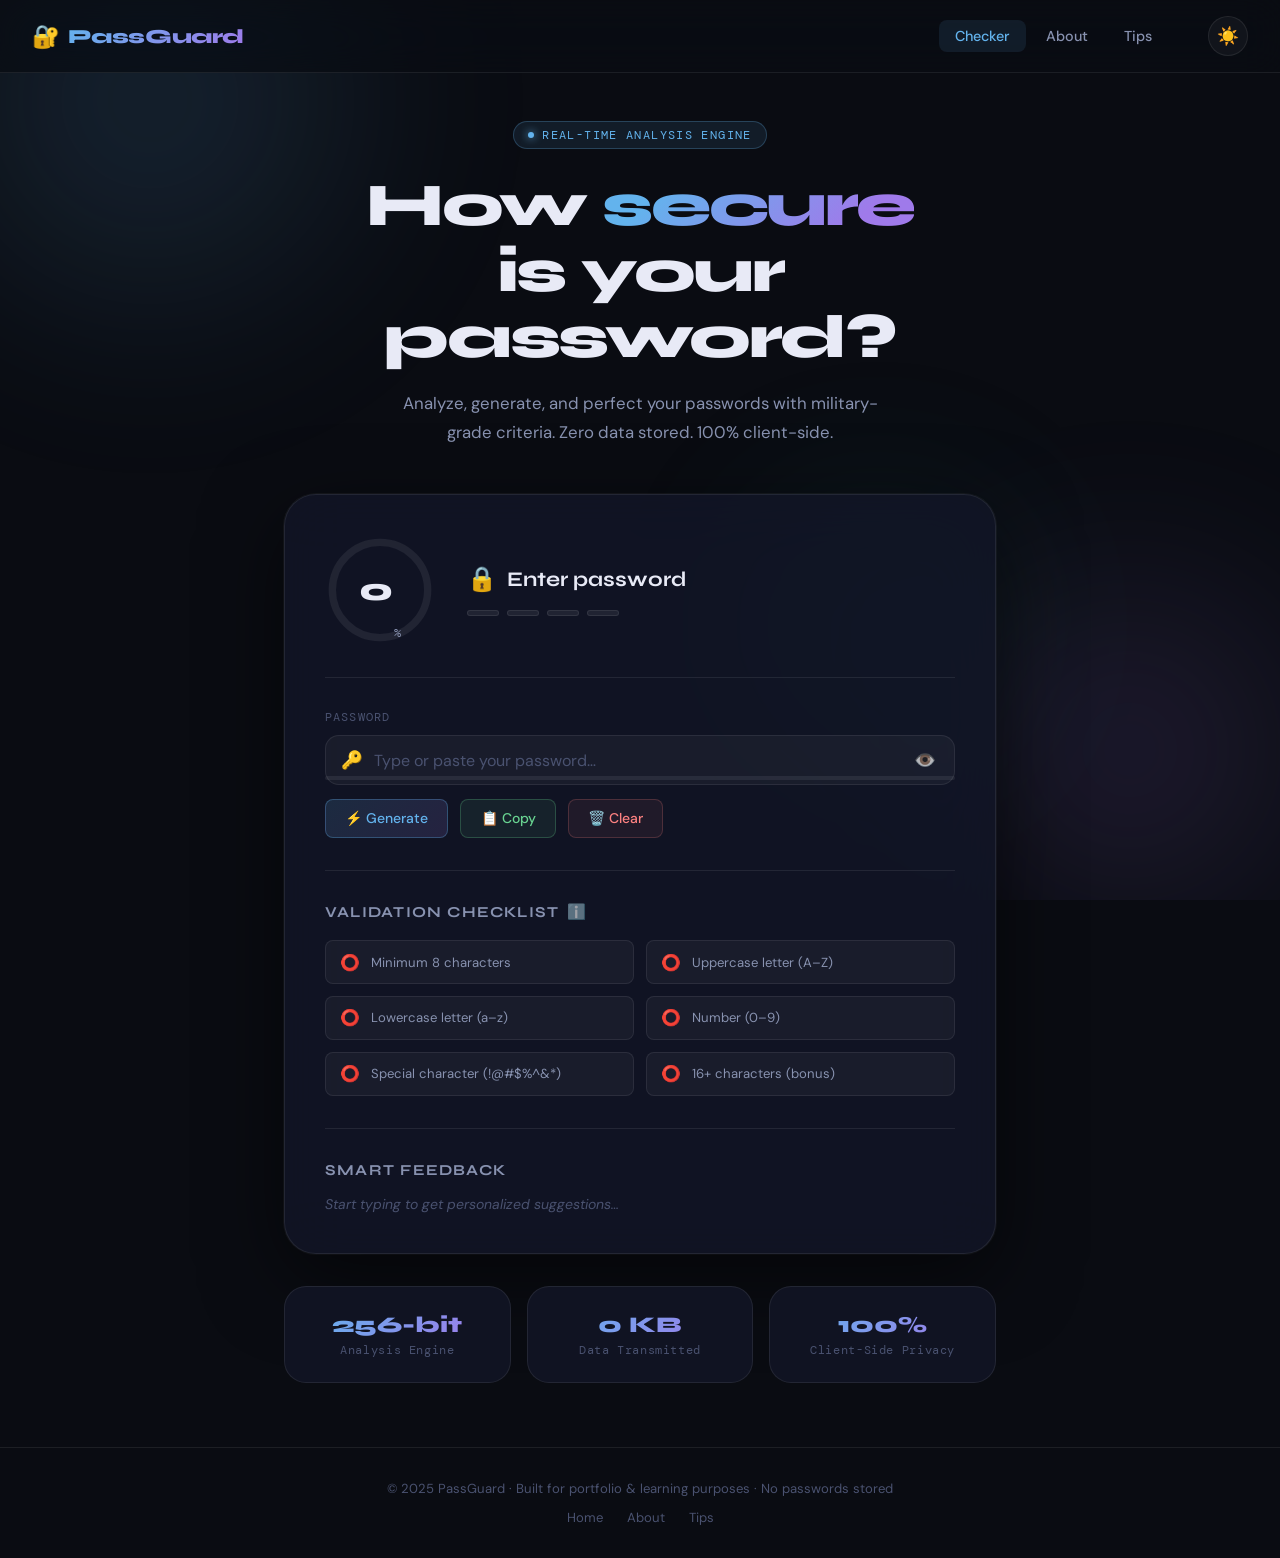
<file: PassGuard – Password Strength Analyzer/frontend/index.html>
<!DOCTYPE html>
<html lang="en" data-theme="dark">
<head>
  <meta charset="UTF-8" />
  <meta name="viewport" content="width=device-width, initial-scale=1.0"/>
  <title>PassGuard – Password Strength Analyzer</title>
  <link rel="stylesheet" href="css/style.css" />
  <link rel="preconnect" href="https://fonts.googleapis.com" />
  <link rel="preconnect" href="https://fonts.gstatic.com" crossorigin />
  <link href="https://fonts.googleapis.com/css2?family=Syne:wght@400;600;700;800&family=DM+Mono:wght@400;500&family=DM+Sans:wght@300;400;500&display=swap" rel="stylesheet"/>
</head>
<body>

  <!-- ─── BACKGROUND MESH ─── -->
  <div class="bg-mesh">
    <div class="mesh-orb orb-1"></div>
    <div class="mesh-orb orb-2"></div>
    <div class="mesh-orb orb-3"></div>
  </div>

  <!-- ─── NAVBAR ─── -->
  <nav class="navbar">
    <a href="index.html" class="nav-logo">
      <span class="logo-icon">🔐</span>
      <span class="logo-text">PassGuard</span>
    </a>
    <div class="nav-links">
      <a href="index.html" class="nav-link active">Checker</a>
      <a href="pages/about.html" class="nav-link">About</a>
      <a href="pages/tips.html" class="nav-link">Tips</a>
    </div>
    <button class="theme-toggle" id="themeToggle" title="Toggle theme">
      <span class="theme-icon">☀️</span>
    </button>
  </nav>

  <!-- ─── HERO ─── -->
  <main class="main-container">
    <section class="hero">
      <div class="hero-badge">
        <span class="badge-dot"></span>
        Real-time Analysis Engine
      </div>
      <h1 class="hero-title">
        How <span class="title-accent">secure</span><br/>
        is your password?
      </h1>
      <p class="hero-subtitle">
        Analyze, generate, and perfect your passwords with military-grade criteria.
        Zero data stored. 100% client-side.
      </p>
    </section>

    <!-- ─── CHECKER CARD ─── -->
    <div class="checker-card">

      <!-- Score Ring -->
      <div class="score-section">
        <div class="score-ring-wrap">
          <svg class="score-ring" viewBox="0 0 120 120">
            <circle class="ring-bg" cx="60" cy="60" r="52"/>
            <circle class="ring-fill" id="ringFill" cx="60" cy="60" r="52"
              stroke-dasharray="326.73"
              stroke-dashoffset="326.73"/>
          </svg>
          <div class="score-center">
            <span class="score-number" id="scoreNumber">0</span>
            <span class="score-label">%</span>
          </div>
        </div>
        <div class="score-meta">
          <div class="strength-badge" id="strengthBadge">
            <span class="badge-emoji" id="badgeEmoji">🔒</span>
            <span class="badge-text" id="badgeText">Enter password</span>
          </div>
          <div class="strength-levels">
            <div class="level-dot" data-level="1" title="Weak"></div>
            <div class="level-dot" data-level="2" title="Medium"></div>
            <div class="level-dot" data-level="3" title="Strong"></div>
            <div class="level-dot" data-level="4" title="Excellent"></div>
          </div>
        </div>
      </div>

      <!-- Input Area -->
      <div class="input-section">
        <div class="input-group">
          <label class="input-label">Password</label>
          <div class="input-wrapper">
            <span class="input-icon">🔑</span>
            <input
              type="password"
              id="passwordInput"
              class="password-input"
              placeholder="Type or paste your password…"
              autocomplete="new-password"
              spellcheck="false"
            />
            <button class="toggle-btn" id="toggleBtn" title="Show/hide password">
              <span id="eyeIcon">👁️</span>
            </button>
          </div>
          <!-- Strength Bar -->
          <div class="strength-bar-track">
            <div class="strength-bar-fill" id="strengthBar"></div>
          </div>
        </div>

        <!-- Action Buttons -->
        <div class="action-row">
          <button class="btn btn-generate" id="generateBtn" title="Generate a secure password">
            ⚡ Generate
          </button>
          <button class="btn btn-copy" id="copyBtn" title="Copy password to clipboard">
            📋 Copy
          </button>
          <button class="btn btn-clear" id="clearBtn" title="Clear field">
            🗑️ Clear
          </button>
        </div>
      </div>

      <!-- Rules Checklist -->
      <div class="rules-section">
        <h3 class="rules-title">
          Validation Checklist
          <span class="tooltip-wrap" title="All rules must pass for an excellent password">ℹ️</span>
        </h3>
        <div class="rules-grid">
          <div class="rule-item" id="rule-length">
            <span class="rule-icon">⭕</span>
            <span class="rule-text">Minimum 8 characters</span>
          </div>
          <div class="rule-item" id="rule-upper">
            <span class="rule-icon">⭕</span>
            <span class="rule-text">Uppercase letter (A–Z)</span>
          </div>
          <div class="rule-item" id="rule-lower">
            <span class="rule-icon">⭕</span>
            <span class="rule-text">Lowercase letter (a–z)</span>
          </div>
          <div class="rule-item" id="rule-number">
            <span class="rule-icon">⭕</span>
            <span class="rule-text">Number (0–9)</span>
          </div>
          <div class="rule-item" id="rule-special">
            <span class="rule-icon">⭕</span>
            <span class="rule-text">Special character (!@#$%^&amp;*)</span>
          </div>
          <div class="rule-item" id="rule-length16">
            <span class="rule-icon">⭕</span>
            <span class="rule-text">16+ characters (bonus)</span>
          </div>
        </div>
      </div>

      <!-- Feedback Panel -->
      <div class="feedback-section" id="feedbackSection">
        <h3 class="feedback-title">Smart Feedback</h3>
        <div class="feedback-list" id="feedbackList">
          <p class="feedback-placeholder">Start typing to get personalized suggestions…</p>
        </div>
      </div>

    </div><!-- /checker-card -->

    <!-- ─── STATS ROW ─── -->
    <div class="stats-row">
      <div class="stat-card">
        <div class="stat-value">256-bit</div>
        <div class="stat-desc">Analysis Engine</div>
      </div>
      <div class="stat-card">
        <div class="stat-value">0 KB</div>
        <div class="stat-desc">Data Transmitted</div>
      </div>
      <div class="stat-card">
        <div class="stat-value">100%</div>
        <div class="stat-desc">Client-Side Privacy</div>
      </div>
    </div>

  </main>

  <!-- ─── FOOTER ─── -->
  <footer class="footer">
    <p>© 2025 PassGuard · Built for portfolio & learning purposes · No passwords stored</p>
    <div class="footer-links">
      <a href="index.html">Home</a>
      <a href="pages/about.html">About</a>
      <a href="pages/tips.html">Tips</a>
    </div>
  </footer>

  <!-- Toast Notification -->
  <div class="toast" id="toast"></div>

  <script src="js/checker.js"></script>
</body>
</html>
</file>
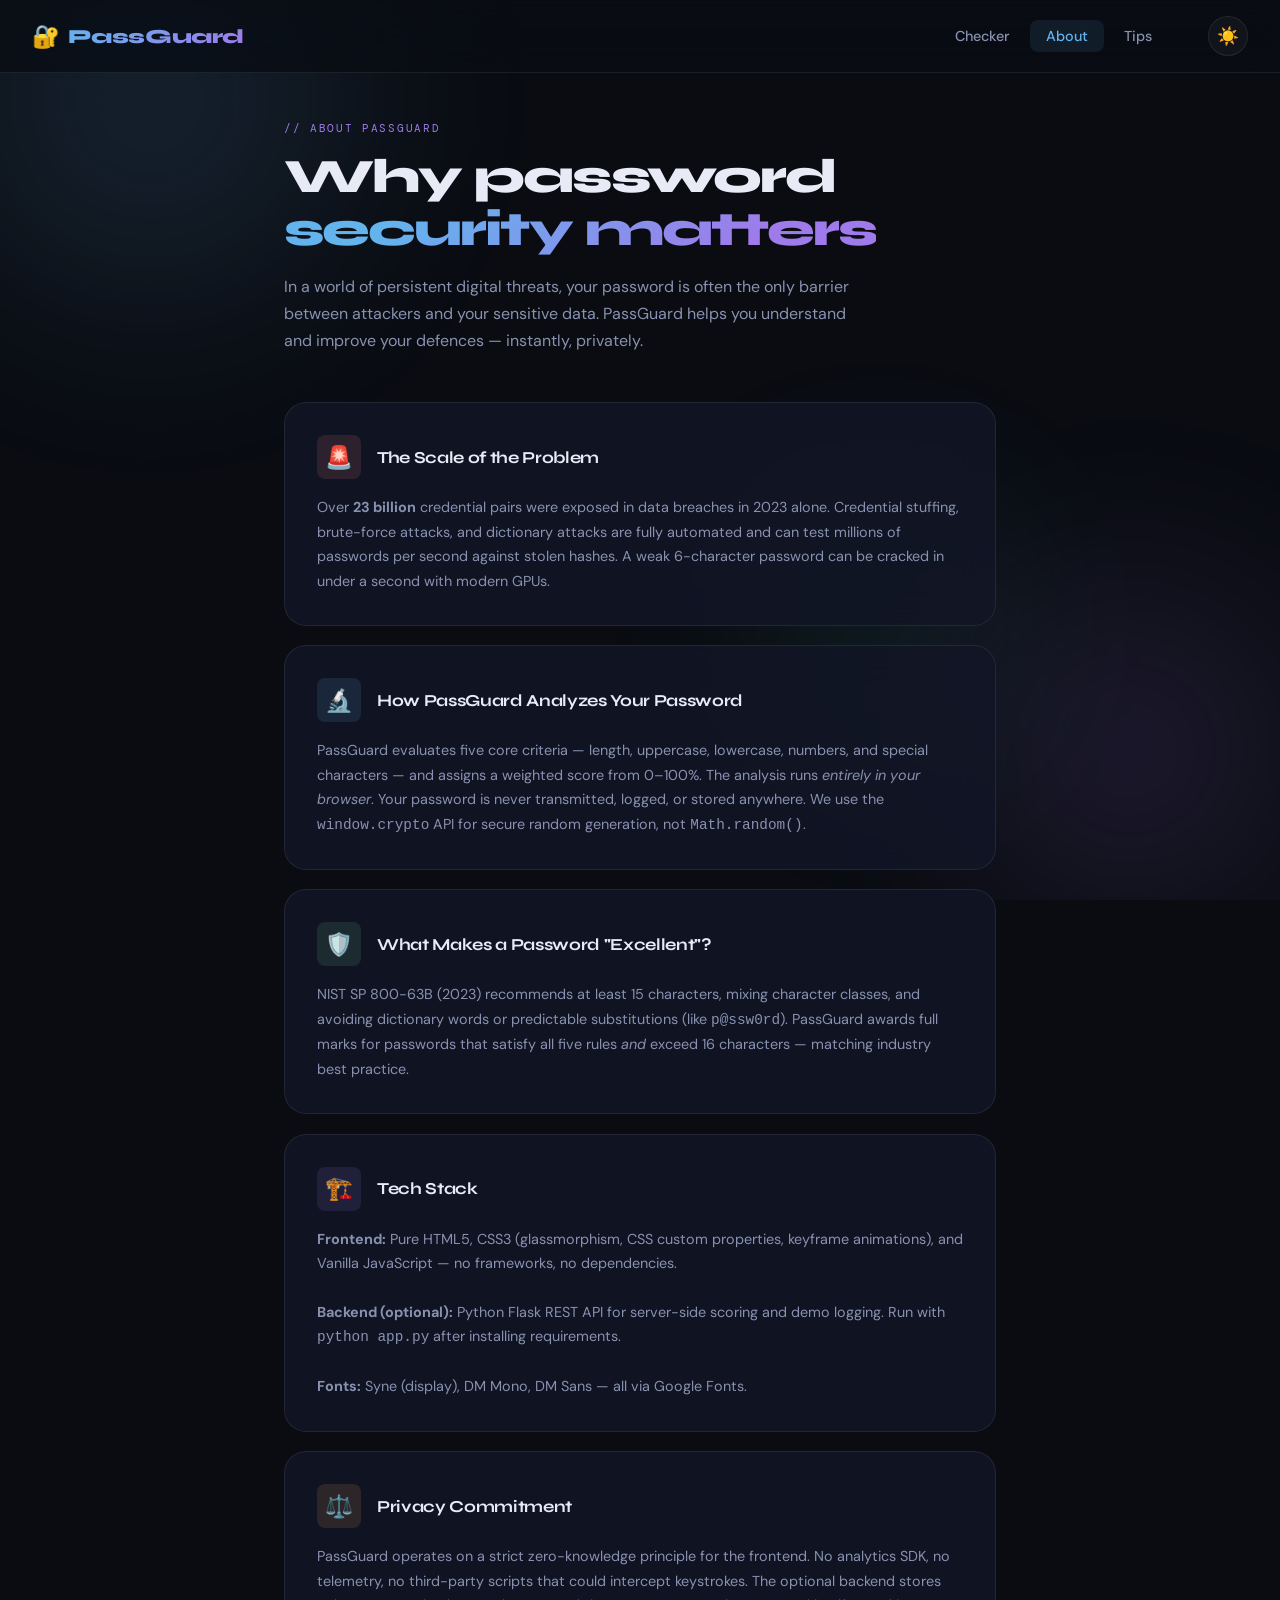
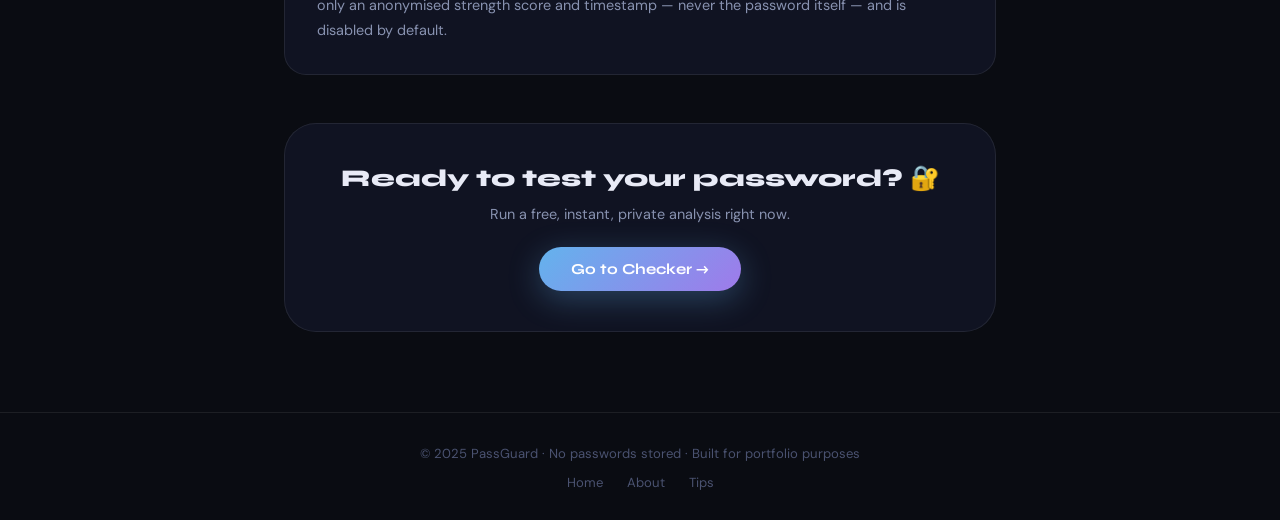
<file: PassGuard – Password Strength Analyzer/frontend/pages/about.html>
<!DOCTYPE html>
<html lang="en" data-theme="dark">
<head>
  <meta charset="UTF-8"/>
  <meta name="viewport" content="width=device-width, initial-scale=1.0"/>
  <title>About – PassGuard</title>
  <link rel="stylesheet" href="../css/style.css"/>
  <link rel="preconnect" href="https://fonts.googleapis.com"/>
  <link rel="preconnect" href="https://fonts.gstatic.com" crossorigin/>
  <link href="https://fonts.googleapis.com/css2?family=Syne:wght@400;600;700;800&family=DM+Mono:wght@400;500&family=DM+Sans:wght@300;400;500&display=swap" rel="stylesheet"/>
</head>
<body>

  <div class="bg-mesh">
    <div class="mesh-orb orb-1"></div>
    <div class="mesh-orb orb-2"></div>
    <div class="mesh-orb orb-3"></div>
  </div>

  <!-- NAVBAR -->
  <nav class="navbar">
    <a href="../index.html" class="nav-logo">
      <span class="logo-icon">🔐</span>
      <span class="logo-text">PassGuard</span>
    </a>
    <div class="nav-links">
      <a href="../index.html" class="nav-link">Checker</a>
      <a href="about.html" class="nav-link active">About</a>
      <a href="tips.html" class="nav-link">Tips</a>
    </div>
    <button class="theme-toggle" id="themeToggle" title="Toggle theme">
      <span class="theme-icon">☀️</span>
    </button>
  </nav>

  <main class="page-container">

    <!-- HERO -->
    <div class="page-hero">
      <span class="page-tag">// About PassGuard</span>
      <h1 class="page-title">Why password<br/><span class="title-accent">security matters</span></h1>
      <p class="page-desc">
        In a world of persistent digital threats, your password is often the only
        barrier between attackers and your sensitive data. PassGuard helps you
        understand and improve your defences — instantly, privately.
      </p>
    </div>

    <!-- CONTENT CARDS -->
    <div class="content-grid">

      <div class="content-card" style="animation-delay:0.1s">
        <div class="content-card-header">
          <div class="card-icon icon-rose">🚨</div>
          <h3>The Scale of the Problem</h3>
        </div>
        <p>
          Over <strong>23 billion</strong> credential pairs were exposed in data breaches in 2023 alone.
          Credential stuffing, brute-force attacks, and dictionary attacks are fully automated and
          can test millions of passwords per second against stolen hashes.
          A weak 6-character password can be cracked in under a second with modern GPUs.
        </p>
      </div>

      <div class="content-card" style="animation-delay:0.2s">
        <div class="content-card-header">
          <div class="card-icon icon-blue">🔬</div>
          <h3>How PassGuard Analyzes Your Password</h3>
        </div>
        <p>
          PassGuard evaluates five core criteria — length, uppercase, lowercase, numbers,
          and special characters — and assigns a weighted score from 0–100%. The analysis
          runs <em>entirely in your browser</em>. Your password is never transmitted, logged,
          or stored anywhere. We use the <code>window.crypto</code> API for secure random
          generation, not <code>Math.random()</code>.
        </p>
      </div>

      <div class="content-card" style="animation-delay:0.3s">
        <div class="content-card-header">
          <div class="card-icon icon-green">🛡️</div>
          <h3>What Makes a Password "Excellent"?</h3>
        </div>
        <p>
          NIST SP 800-63B (2023) recommends at least 15 characters, mixing character
          classes, and avoiding dictionary words or predictable substitutions (like
          <code>p@ssw0rd</code>). PassGuard awards full marks for passwords that satisfy
          all five rules <em>and</em> exceed 16 characters — matching industry best practice.
        </p>
      </div>

      <div class="content-card" style="animation-delay:0.4s">
        <div class="content-card-header">
          <div class="card-icon icon-violet">🏗️</div>
          <h3>Tech Stack</h3>
        </div>
        <p>
          <strong>Frontend:</strong> Pure HTML5, CSS3 (glassmorphism, CSS custom properties,
          keyframe animations), and Vanilla JavaScript — no frameworks, no dependencies.<br/><br/>
          <strong>Backend (optional):</strong> Python Flask REST API for server-side scoring
          and demo logging. Run with <code>python app.py</code> after installing requirements.<br/><br/>
          <strong>Fonts:</strong> Syne (display), DM Mono, DM Sans — all via Google Fonts.
        </p>
      </div>

      <div class="content-card" style="animation-delay:0.5s">
        <div class="content-card-header">
          <div class="card-icon icon-amber">⚖️</div>
          <h3>Privacy Commitment</h3>
        </div>
        <p>
          PassGuard operates on a strict zero-knowledge principle for the frontend.
          No analytics SDK, no telemetry, no third-party scripts that could intercept
          keystrokes. The optional backend stores only an anonymised strength score and
          timestamp — never the password itself — and is disabled by default.
        </p>
      </div>

    </div>

    <!-- CTA -->
    <div class="cta-section">
      <div class="cta-title">Ready to test your password? 🔐</div>
      <p class="cta-desc">Run a free, instant, private analysis right now.</p>
      <a href="../index.html" class="btn-cta">Go to Checker →</a>
    </div>

  </main>

  <footer class="footer">
    <p>© 2025 PassGuard · No passwords stored · Built for portfolio purposes</p>
    <div class="footer-links">
      <a href="../index.html">Home</a>
      <a href="about.html">About</a>
      <a href="tips.html">Tips</a>
    </div>
  </footer>

  <script>
    // Minimal theme script for sub-pages
    const saved = localStorage.getItem('passguard-theme') || 'dark';
    document.documentElement.setAttribute('data-theme', saved);
    const ti = document.querySelector('.theme-icon');
    ti.textContent = saved === 'dark' ? '☀️' : '🌙';
    document.getElementById('themeToggle').addEventListener('click', () => {
      const cur = document.documentElement.getAttribute('data-theme');
      const nxt = cur === 'dark' ? 'light' : 'dark';
      document.documentElement.setAttribute('data-theme', nxt);
      ti.textContent = nxt === 'dark' ? '☀️' : '🌙';
      localStorage.setItem('passguard-theme', nxt);
    });
  </script>
</body>
</html>
</file>
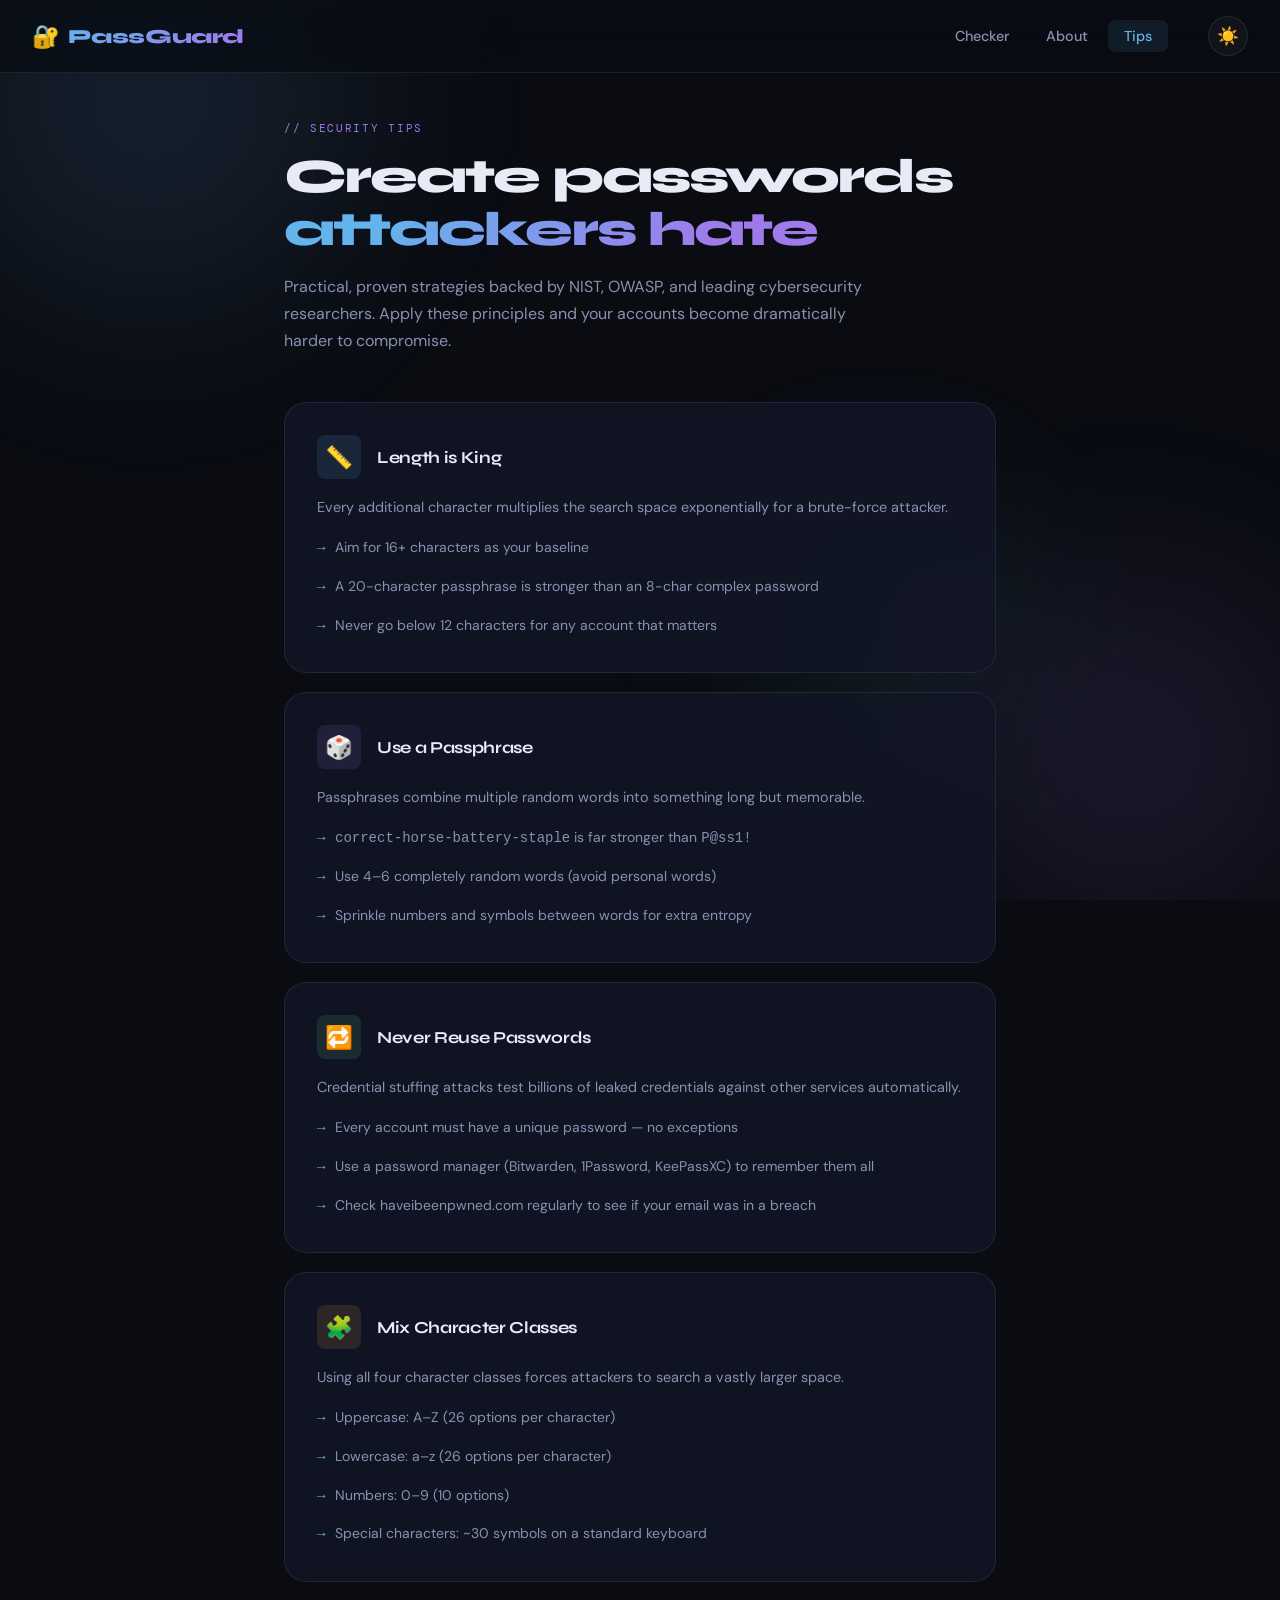
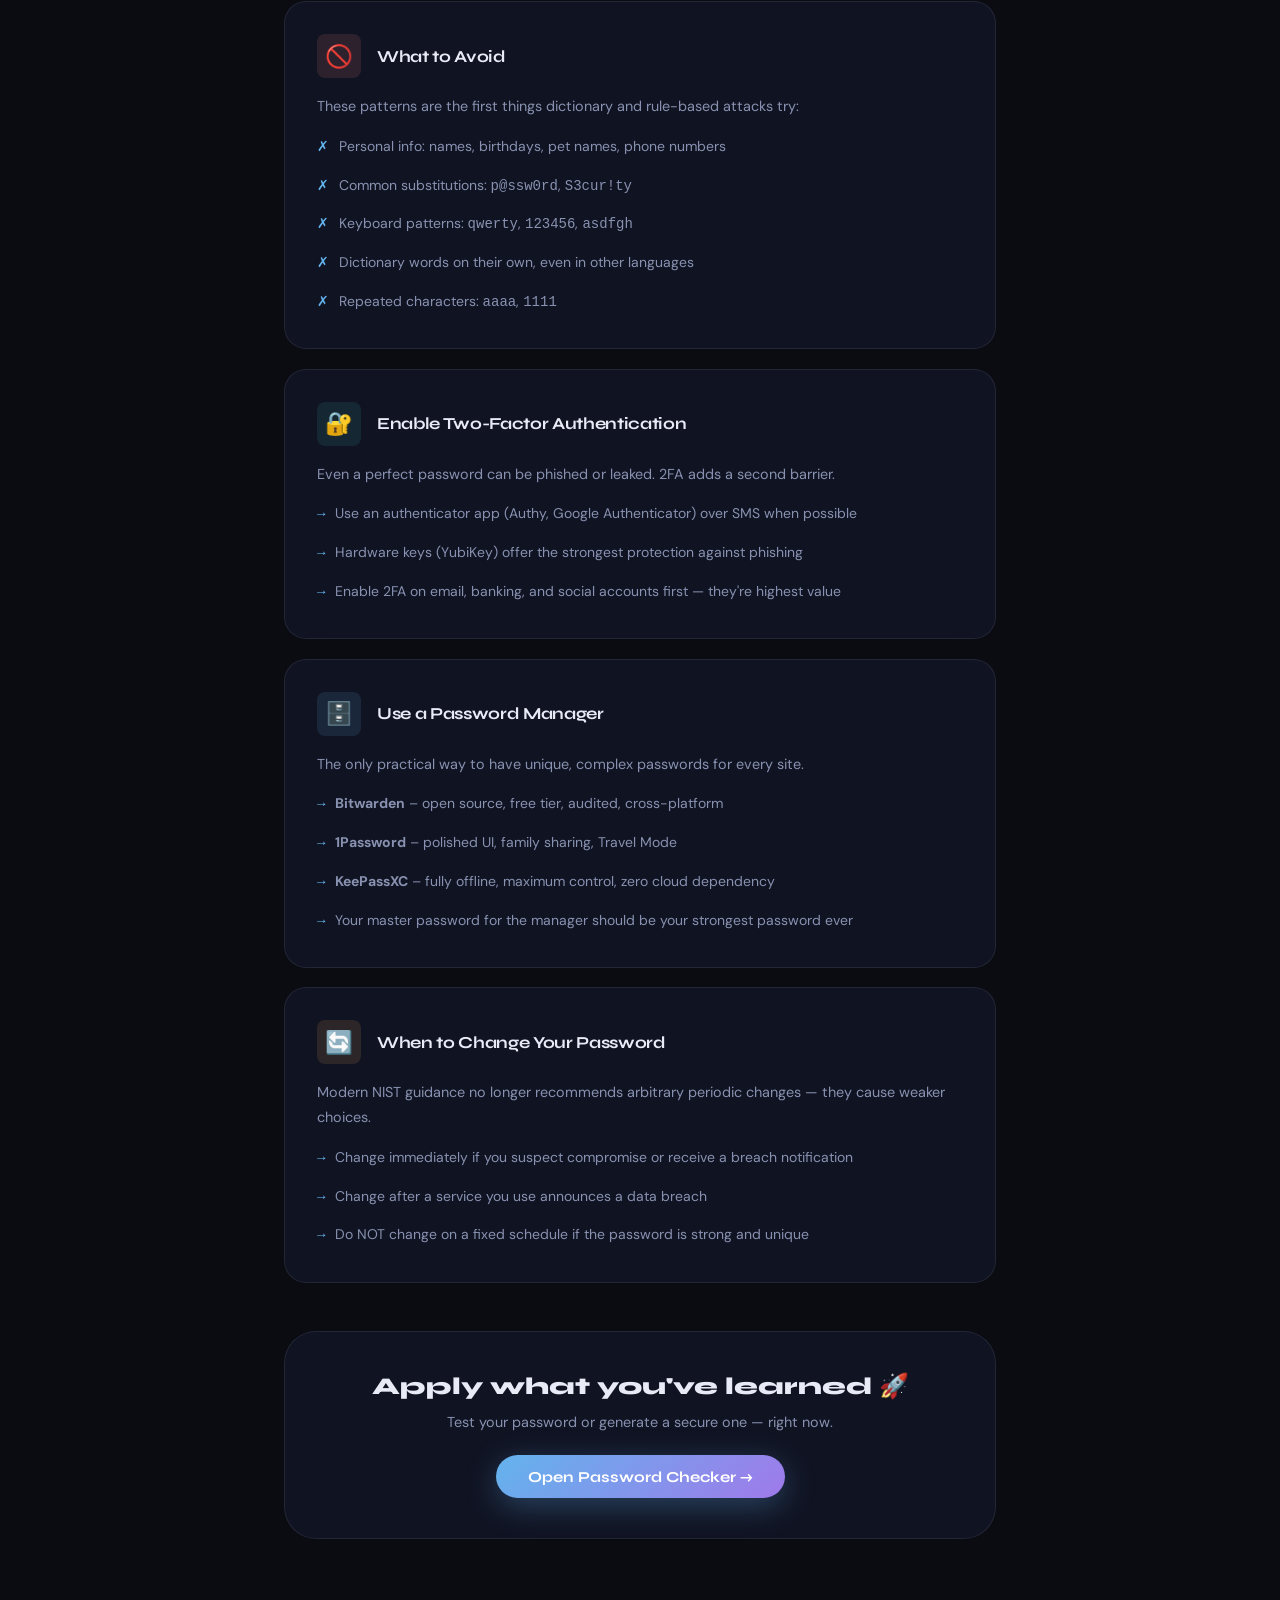
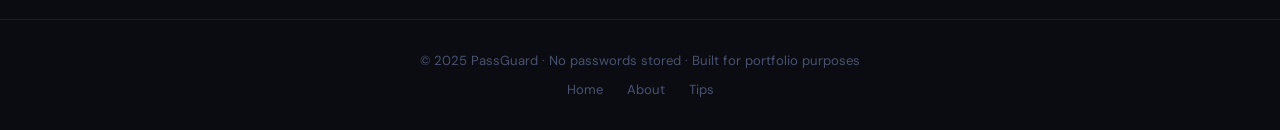
<file: PassGuard – Password Strength Analyzer/frontend/pages/tips.html>
<!DOCTYPE html>
<html lang="en" data-theme="dark">
<head>
  <meta charset="UTF-8"/>
  <meta name="viewport" content="width=device-width, initial-scale=1.0"/>
  <title>Tips – PassGuard</title>
  <link rel="stylesheet" href="../css/style.css"/>
  <link rel="preconnect" href="https://fonts.googleapis.com"/>
  <link rel="preconnect" href="https://fonts.gstatic.com" crossorigin/>
  <link href="https://fonts.googleapis.com/css2?family=Syne:wght@400;600;700;800&family=DM+Mono:wght@400;500&family=DM+Sans:wght@300;400;500&display=swap" rel="stylesheet"/>
</head>
<body>

  <div class="bg-mesh">
    <div class="mesh-orb orb-1"></div>
    <div class="mesh-orb orb-2"></div>
    <div class="mesh-orb orb-3"></div>
  </div>

  <nav class="navbar">
    <a href="../index.html" class="nav-logo">
      <span class="logo-icon">🔐</span>
      <span class="logo-text">PassGuard</span>
    </a>
    <div class="nav-links">
      <a href="../index.html" class="nav-link">Checker</a>
      <a href="about.html" class="nav-link">About</a>
      <a href="tips.html" class="nav-link active">Tips</a>
    </div>
    <button class="theme-toggle" id="themeToggle" title="Toggle theme">
      <span class="theme-icon">☀️</span>
    </button>
  </nav>

  <main class="page-container">

    <div class="page-hero">
      <span class="page-tag">// Security Tips</span>
      <h1 class="page-title">Create passwords<br/><span class="title-accent">attackers hate</span></h1>
      <p class="page-desc">
        Practical, proven strategies backed by NIST, OWASP, and leading cybersecurity
        researchers. Apply these principles and your accounts become dramatically
        harder to compromise.
      </p>
    </div>

    <div class="content-grid">

      <div class="content-card" style="animation-delay:0.05s">
        <div class="content-card-header">
          <div class="card-icon icon-blue">📏</div>
          <h3>Length is King</h3>
        </div>
        <p>Every additional character multiplies the search space exponentially for a brute-force attacker.</p>
        <div class="tip-list">
          <div class="tip-item"><span class="tip-bullet">→</span><span>Aim for 16+ characters as your baseline</span></div>
          <div class="tip-item"><span class="tip-bullet">→</span><span>A 20-character passphrase is stronger than an 8-char complex password</span></div>
          <div class="tip-item"><span class="tip-bullet">→</span><span>Never go below 12 characters for any account that matters</span></div>
        </div>
      </div>

      <div class="content-card" style="animation-delay:0.1s">
        <div class="content-card-header">
          <div class="card-icon icon-violet">🎲</div>
          <h3>Use a Passphrase</h3>
        </div>
        <p>Passphrases combine multiple random words into something long but memorable.</p>
        <div class="tip-list">
          <div class="tip-item"><span class="tip-bullet">→</span><span><code>correct-horse-battery-staple</code> is far stronger than <code>P@ss1!</code></span></div>
          <div class="tip-item"><span class="tip-bullet">→</span><span>Use 4–6 completely random words (avoid personal words)</span></div>
          <div class="tip-item"><span class="tip-bullet">→</span><span>Sprinkle numbers and symbols between words for extra entropy</span></div>
        </div>
      </div>

      <div class="content-card" style="animation-delay:0.15s">
        <div class="content-card-header">
          <div class="card-icon icon-green">🔁</div>
          <h3>Never Reuse Passwords</h3>
        </div>
        <p>Credential stuffing attacks test billions of leaked credentials against other services automatically.</p>
        <div class="tip-list">
          <div class="tip-item"><span class="tip-bullet">→</span><span>Every account must have a unique password — no exceptions</span></div>
          <div class="tip-item"><span class="tip-bullet">→</span><span>Use a password manager (Bitwarden, 1Password, KeePassXC) to remember them all</span></div>
          <div class="tip-item"><span class="tip-bullet">→</span><span>Check haveibeenpwned.com regularly to see if your email was in a breach</span></div>
        </div>
      </div>

      <div class="content-card" style="animation-delay:0.2s">
        <div class="content-card-header">
          <div class="card-icon icon-amber">🧩</div>
          <h3>Mix Character Classes</h3>
        </div>
        <p>Using all four character classes forces attackers to search a vastly larger space.</p>
        <div class="tip-list">
          <div class="tip-item"><span class="tip-bullet">→</span><span>Uppercase: A–Z (26 options per character)</span></div>
          <div class="tip-item"><span class="tip-bullet">→</span><span>Lowercase: a–z (26 options per character)</span></div>
          <div class="tip-item"><span class="tip-bullet">→</span><span>Numbers: 0–9 (10 options)</span></div>
          <div class="tip-item"><span class="tip-bullet">→</span><span>Special characters: ~30 symbols on a standard keyboard</span></div>
        </div>
      </div>

      <div class="content-card" style="animation-delay:0.25s">
        <div class="content-card-header">
          <div class="card-icon icon-rose">🚫</div>
          <h3>What to Avoid</h3>
        </div>
        <p>These patterns are the first things dictionary and rule-based attacks try:</p>
        <div class="tip-list">
          <div class="tip-item"><span class="tip-bullet">✗</span><span>Personal info: names, birthdays, pet names, phone numbers</span></div>
          <div class="tip-item"><span class="tip-bullet">✗</span><span>Common substitutions: <code>p@ssw0rd</code>, <code>S3cur!ty</code></span></div>
          <div class="tip-item"><span class="tip-bullet">✗</span><span>Keyboard patterns: <code>qwerty</code>, <code>123456</code>, <code>asdfgh</code></span></div>
          <div class="tip-item"><span class="tip-bullet">✗</span><span>Dictionary words on their own, even in other languages</span></div>
          <div class="tip-item"><span class="tip-bullet">✗</span><span>Repeated characters: <code>aaaa</code>, <code>1111</code></span></div>
        </div>
      </div>

      <div class="content-card" style="animation-delay:0.3s">
        <div class="content-card-header">
          <div class="card-icon icon-teal">🔐</div>
          <h3>Enable Two-Factor Authentication</h3>
        </div>
        <p>Even a perfect password can be phished or leaked. 2FA adds a second barrier.</p>
        <div class="tip-list">
          <div class="tip-item"><span class="tip-bullet">→</span><span>Use an authenticator app (Authy, Google Authenticator) over SMS when possible</span></div>
          <div class="tip-item"><span class="tip-bullet">→</span><span>Hardware keys (YubiKey) offer the strongest protection against phishing</span></div>
          <div class="tip-item"><span class="tip-bullet">→</span><span>Enable 2FA on email, banking, and social accounts first — they're highest value</span></div>
        </div>
      </div>

      <div class="content-card" style="animation-delay:0.35s">
        <div class="content-card-header">
          <div class="card-icon icon-blue">🗄️</div>
          <h3>Use a Password Manager</h3>
        </div>
        <p>The only practical way to have unique, complex passwords for every site.</p>
        <div class="tip-list">
          <div class="tip-item"><span class="tip-bullet">→</span><span><strong>Bitwarden</strong> – open source, free tier, audited, cross-platform</span></div>
          <div class="tip-item"><span class="tip-bullet">→</span><span><strong>1Password</strong> – polished UI, family sharing, Travel Mode</span></div>
          <div class="tip-item"><span class="tip-bullet">→</span><span><strong>KeePassXC</strong> – fully offline, maximum control, zero cloud dependency</span></div>
          <div class="tip-item"><span class="tip-bullet">→</span><span>Your master password for the manager should be your strongest password ever</span></div>
        </div>
      </div>

      <div class="content-card" style="animation-delay:0.4s">
        <div class="content-card-header">
          <div class="card-icon icon-amber">🔄</div>
          <h3>When to Change Your Password</h3>
        </div>
        <p>Modern NIST guidance no longer recommends arbitrary periodic changes — they cause weaker choices.</p>
        <div class="tip-list">
          <div class="tip-item"><span class="tip-bullet">→</span><span>Change immediately if you suspect compromise or receive a breach notification</span></div>
          <div class="tip-item"><span class="tip-bullet">→</span><span>Change after a service you use announces a data breach</span></div>
          <div class="tip-item"><span class="tip-bullet">→</span><span>Do NOT change on a fixed schedule if the password is strong and unique</span></div>
        </div>
      </div>

    </div>

    <!-- CTA -->
    <div class="cta-section">
      <div class="cta-title">Apply what you've learned 🚀</div>
      <p class="cta-desc">Test your password or generate a secure one — right now.</p>
      <a href="../index.html" class="btn-cta">Open Password Checker →</a>
    </div>

  </main>

  <footer class="footer">
    <p>© 2025 PassGuard · No passwords stored · Built for portfolio purposes</p>
    <div class="footer-links">
      <a href="../index.html">Home</a>
      <a href="about.html">About</a>
      <a href="tips.html">Tips</a>
    </div>
  </footer>

  <script>
    const saved = localStorage.getItem('passguard-theme') || 'dark';
    document.documentElement.setAttribute('data-theme', saved);
    const ti = document.querySelector('.theme-icon');
    ti.textContent = saved === 'dark' ? '☀️' : '🌙';
    document.getElementById('themeToggle').addEventListener('click', () => {
      const cur = document.documentElement.getAttribute('data-theme');
      const nxt = cur === 'dark' ? 'light' : 'dark';
      document.documentElement.setAttribute('data-theme', nxt);
      ti.textContent = nxt === 'dark' ? '☀️' : '🌙';
      localStorage.setItem('passguard-theme', nxt);
    });
  </script>
</body>
</html>
</file>
<file: PassGuard – Password Strength Analyzer/frontend/css/style.css>
/* ══════════════════════════════════════════════
   PassGuard – Main Stylesheet
   Aesthetic: Dark-glass terminal meets modern SaaS
   ══════════════════════════════════════════════ */

/* ─── TOKENS ─── */
:root {
  /* Dark theme (default) */
  --bg-base:        #0a0c12;
  --bg-surface:     #111520;
  --bg-card:        rgba(18, 22, 38, 0.85);
  --bg-input:       rgba(255,255,255,0.04);
  --bg-hover:       rgba(255,255,255,0.07);

  --text-primary:   #e8eaf6;
  --text-secondary: #8892b0;
  --text-muted:     #4a5270;

  --border:         rgba(255,255,255,0.08);
  --border-focus:   rgba(99,179,237,0.5);

  --accent-cyan:    #63b3ed;
  --accent-violet:  #9f7aea;
  --accent-rose:    #fc8181;
  --accent-amber:   #f6ad55;
  --accent-green:   #68d391;
  --accent-emerald: #38b2ac;

  /* Strength colors */
  --clr-weak:     #fc8181;
  --clr-medium:   #f6ad55;
  --clr-strong:   #68d391;
  --clr-excellent:#38b2ac;

  --radius-sm: 8px;
  --radius-md: 14px;
  --radius-lg: 22px;
  --radius-xl: 32px;

  --shadow-card: 0 24px 80px rgba(0,0,0,0.55),
                 0 0 0 1px rgba(255,255,255,0.05);
  --shadow-glow: 0 0 40px rgba(99,179,237,0.12);

  --font-display: 'Syne', sans-serif;
  --font-mono:    'DM Mono', monospace;
  --font-body:    'DM Sans', sans-serif;

  --transition: all 0.28s cubic-bezier(0.4, 0, 0.2, 1);
}

/* Light theme */
[data-theme="light"] {
  --bg-base:        #f0f4ff;
  --bg-surface:     #e8edf8;
  --bg-card:        rgba(255,255,255,0.82);
  --bg-input:       rgba(0,0,0,0.04);
  --bg-hover:       rgba(0,0,0,0.06);

  --text-primary:   #1a1f36;
  --text-secondary: #4a5270;
  --text-muted:     #9098b5;

  --border:         rgba(0,0,0,0.09);
  --border-focus:   rgba(66,153,225,0.5);

  --shadow-card: 0 20px 60px rgba(0,0,0,0.12),
                 0 0 0 1px rgba(0,0,0,0.06);
  --shadow-glow: 0 0 40px rgba(99,179,237,0.15);
}

/* ─── RESET & BASE ─── */
*, *::before, *::after { box-sizing: border-box; margin: 0; padding: 0; }

html { scroll-behavior: smooth; }

body {
  font-family: var(--font-body);
  background: var(--bg-base);
  color: var(--text-primary);
  min-height: 100vh;
  overflow-x: hidden;
  transition: background 0.4s ease, color 0.4s ease;
}

/* ─── BACKGROUND MESH ORBS ─── */
.bg-mesh {
  position: fixed;
  inset: 0;
  pointer-events: none;
  z-index: 0;
  overflow: hidden;
}

.mesh-orb {
  position: absolute;
  border-radius: 50%;
  filter: blur(90px);
  opacity: 0.18;
  animation: orbFloat 18s ease-in-out infinite alternate;
}

.orb-1 {
  width: 600px; height: 600px;
  background: radial-gradient(circle, #63b3ed, transparent 70%);
  top: -200px; left: -150px;
  animation-duration: 20s;
}
.orb-2 {
  width: 500px; height: 500px;
  background: radial-gradient(circle, #9f7aea, transparent 70%);
  bottom: -100px; right: -100px;
  animation-duration: 15s;
  animation-delay: -7s;
}
.orb-3 {
  width: 350px; height: 350px;
  background: radial-gradient(circle, #38b2ac, transparent 70%);
  top: 50%; left: 55%;
  animation-duration: 22s;
  animation-delay: -12s;
}

@keyframes orbFloat {
  from { transform: translate(0, 0) scale(1); }
  to   { transform: translate(40px, 30px) scale(1.08); }
}

/* ─── NAVBAR ─── */
.navbar {
  position: sticky;
  top: 0;
  z-index: 100;
  display: flex;
  align-items: center;
  gap: 2rem;
  padding: 1rem 2rem;
  background: rgba(10,12,18,0.75);
  backdrop-filter: blur(20px) saturate(180%);
  border-bottom: 1px solid var(--border);
  transition: background 0.4s;
}

[data-theme="light"] .navbar {
  background: rgba(240,244,255,0.80);
}

.nav-logo {
  display: flex;
  align-items: center;
  gap: 0.5rem;
  text-decoration: none;
  font-family: var(--font-display);
  font-weight: 800;
  font-size: 1.25rem;
  color: var(--text-primary);
  letter-spacing: -0.02em;
}
.logo-icon { font-size: 1.4rem; }
.logo-text { background: linear-gradient(135deg, var(--accent-cyan), var(--accent-violet));
             -webkit-background-clip: text; -webkit-text-fill-color: transparent; background-clip: text; }

.nav-links {
  display: flex;
  gap: 0.25rem;
  margin-left: auto;
}

.nav-link {
  font-family: var(--font-body);
  font-size: 0.9rem;
  font-weight: 500;
  color: var(--text-secondary);
  text-decoration: none;
  padding: 0.45rem 1rem;
  border-radius: var(--radius-sm);
  transition: var(--transition);
}
.nav-link:hover { color: var(--text-primary); background: var(--bg-hover); }
.nav-link.active { color: var(--accent-cyan); background: rgba(99,179,237,0.1); }

.theme-toggle {
  background: var(--bg-input);
  border: 1px solid var(--border);
  border-radius: 50%;
  width: 40px; height: 40px;
  cursor: pointer;
  font-size: 1.1rem;
  display: grid;
  place-items: center;
  transition: var(--transition);
  margin-left: 0.5rem;
}
.theme-toggle:hover { background: var(--bg-hover); transform: rotate(20deg); }

/* ─── MAIN LAYOUT ─── */
.main-container {
  position: relative;
  z-index: 1;
  max-width: 760px;
  margin: 0 auto;
  padding: 3rem 1.5rem 4rem;
}

/* ─── HERO ─── */
.hero { text-align: center; margin-bottom: 3rem; }

.hero-badge {
  display: inline-flex;
  align-items: center;
  gap: 0.5rem;
  font-family: var(--font-mono);
  font-size: 0.72rem;
  letter-spacing: 0.12em;
  text-transform: uppercase;
  color: var(--accent-cyan);
  background: rgba(99,179,237,0.1);
  border: 1px solid rgba(99,179,237,0.25);
  padding: 0.35rem 0.9rem;
  border-radius: 100px;
  margin-bottom: 1.5rem;
  animation: fadeSlideDown 0.6s ease both;
}

.badge-dot {
  width: 6px; height: 6px;
  border-radius: 50%;
  background: var(--accent-cyan);
  box-shadow: 0 0 8px var(--accent-cyan);
  animation: pulse 2s ease infinite;
}

@keyframes pulse {
  0%,100% { opacity: 1; } 50% { opacity: 0.4; }
}

.hero-title {
  font-family: var(--font-display);
  font-size: clamp(2.4rem, 6vw, 3.8rem);
  font-weight: 800;
  line-height: 1.08;
  letter-spacing: -0.04em;
  margin-bottom: 1.2rem;
  animation: fadeSlideDown 0.6s 0.1s ease both;
}

.title-accent {
  background: linear-gradient(135deg, var(--accent-cyan) 20%, var(--accent-violet) 80%);
  -webkit-background-clip: text;
  -webkit-text-fill-color: transparent;
  background-clip: text;
}

.hero-subtitle {
  font-size: 1.05rem;
  color: var(--text-secondary);
  line-height: 1.7;
  max-width: 480px;
  margin: 0 auto;
  animation: fadeSlideDown 0.6s 0.2s ease both;
}

@keyframes fadeSlideDown {
  from { opacity: 0; transform: translateY(-16px); }
  to   { opacity: 1; transform: translateY(0); }
}

/* ─── CHECKER CARD ─── */
.checker-card {
  background: var(--bg-card);
  border: 1px solid var(--border);
  border-radius: var(--radius-xl);
  padding: 2.5rem;
  backdrop-filter: blur(30px) saturate(160%);
  box-shadow: var(--shadow-card);
  animation: fadeSlideUp 0.7s 0.3s ease both;
  display: flex;
  flex-direction: column;
  gap: 2rem;
}

@keyframes fadeSlideUp {
  from { opacity: 0; transform: translateY(24px); }
  to   { opacity: 1; transform: translateY(0); }
}

/* ─── SCORE SECTION ─── */
.score-section {
  display: flex;
  align-items: center;
  gap: 2rem;
  padding-bottom: 2rem;
  border-bottom: 1px solid var(--border);
}

.score-ring-wrap {
  position: relative;
  width: 110px;
  height: 110px;
  flex-shrink: 0;
}

.score-ring {
  width: 100%;
  height: 100%;
  transform: rotate(-90deg);
}

.ring-bg {
  fill: none;
  stroke: var(--bg-hover);
  stroke-width: 8;
}

.ring-fill {
  fill: none;
  stroke: var(--clr-weak);
  stroke-width: 8;
  stroke-linecap: round;
  transition: stroke-dashoffset 0.6s cubic-bezier(0.4, 0, 0.2, 1),
              stroke 0.4s ease;
}

.score-center {
  position: absolute;
  inset: 0;
  display: flex;
  align-items: center;
  justify-content: center;
  gap: 1px;
}

.score-number {
  font-family: var(--font-display);
  font-size: 2rem;
  font-weight: 800;
  line-height: 1;
  transition: var(--transition);
}

.score-label {
  font-family: var(--font-mono);
  font-size: 0.75rem;
  color: var(--text-secondary);
  align-self: flex-end;
  padding-bottom: 4px;
}

.score-meta {
  display: flex;
  flex-direction: column;
  gap: 1rem;
}

.strength-badge {
  display: flex;
  align-items: center;
  gap: 0.6rem;
  font-family: var(--font-display);
  font-size: 1.3rem;
  font-weight: 700;
}

.badge-emoji { font-size: 1.5rem; }
.badge-text  { color: var(--text-primary); }

.strength-levels {
  display: flex;
  gap: 0.5rem;
}

.level-dot {
  width: 32px;
  height: 6px;
  border-radius: 100px;
  background: var(--bg-hover);
  border: 1px solid var(--border);
  transition: background 0.4s ease, transform 0.2s ease;
  cursor: default;
}

.level-dot.active-1 { background: var(--clr-weak); box-shadow: 0 0 8px var(--clr-weak); }
.level-dot.active-2 { background: var(--clr-medium); box-shadow: 0 0 8px var(--clr-medium); }
.level-dot.active-3 { background: var(--clr-strong); box-shadow: 0 0 8px var(--clr-strong); }
.level-dot.active-4 { background: var(--clr-excellent); box-shadow: 0 0 8px var(--clr-excellent); }

/* ─── INPUT SECTION ─── */
.input-section { display: flex; flex-direction: column; gap: 1.2rem; }

.input-label {
  display: block;
  font-family: var(--font-mono);
  font-size: 0.72rem;
  letter-spacing: 0.1em;
  text-transform: uppercase;
  color: var(--text-muted);
  margin-bottom: 0.6rem;
}

.input-wrapper {
  position: relative;
  display: flex;
  align-items: center;
}

.input-icon {
  position: absolute;
  left: 1rem;
  font-size: 1.1rem;
  pointer-events: none;
  z-index: 1;
}

.password-input {
  width: 100%;
  background: var(--bg-input);
  border: 1.5px solid var(--border);
  border-radius: var(--radius-md);
  padding: 0.85rem 3rem 0.85rem 3rem;
  font-family: var(--font-mono);
  font-size: 1rem;
  color: var(--text-primary);
  outline: none;
  transition: border-color 0.25s ease, box-shadow 0.25s ease, background 0.25s ease;
  letter-spacing: 0.04em;
}

.password-input::placeholder { color: var(--text-muted); font-family: var(--font-body); letter-spacing: 0; }
.password-input:focus {
  border-color: var(--border-focus);
  background: var(--bg-hover);
  box-shadow: 0 0 0 3px rgba(99,179,237,0.1), var(--shadow-glow);
}

.toggle-btn {
  position: absolute;
  right: 0.9rem;
  background: none;
  border: none;
  cursor: pointer;
  font-size: 1.1rem;
  padding: 0.3rem;
  border-radius: var(--radius-sm);
  transition: var(--transition);
  opacity: 0.7;
}
.toggle-btn:hover { opacity: 1; transform: scale(1.1); }

/* Strength Bar */
.strength-bar-track {
  height: 4px;
  background: var(--bg-hover);
  border-radius: 100px;
  overflow: hidden;
  margin-top: -0.6rem;
}

.strength-bar-fill {
  height: 100%;
  width: 0%;
  border-radius: 100px;
  background: var(--clr-weak);
  transition: width 0.5s cubic-bezier(0.4, 0, 0.2, 1),
              background 0.4s ease;
}

/* ─── ACTION ROW ─── */
.action-row {
  display: flex;
  gap: 0.75rem;
  flex-wrap: wrap;
}

.btn {
  display: inline-flex;
  align-items: center;
  gap: 0.45rem;
  font-family: var(--font-body);
  font-size: 0.875rem;
  font-weight: 500;
  padding: 0.6rem 1.2rem;
  border-radius: var(--radius-sm);
  border: 1.5px solid var(--border);
  cursor: pointer;
  transition: var(--transition);
  white-space: nowrap;
  background: var(--bg-input);
  color: var(--text-primary);
}

.btn:hover {
  transform: translateY(-2px);
  box-shadow: 0 8px 24px rgba(0,0,0,0.3);
}

.btn:active { transform: translateY(0); }

.btn-generate {
  background: linear-gradient(135deg, rgba(99,179,237,0.15), rgba(159,122,234,0.15));
  border-color: rgba(99,179,237,0.3);
  color: var(--accent-cyan);
}
.btn-generate:hover {
  background: linear-gradient(135deg, rgba(99,179,237,0.25), rgba(159,122,234,0.25));
  border-color: var(--accent-cyan);
}

.btn-copy {
  background: rgba(104,211,145,0.08);
  border-color: rgba(104,211,145,0.25);
  color: var(--accent-green);
}
.btn-copy:hover {
  background: rgba(104,211,145,0.15);
  border-color: var(--accent-green);
}

.btn-clear {
  background: rgba(252,129,129,0.07);
  border-color: rgba(252,129,129,0.2);
  color: var(--accent-rose);
}
.btn-clear:hover {
  background: rgba(252,129,129,0.14);
  border-color: var(--accent-rose);
}

/* ─── RULES SECTION ─── */
.rules-section {
  padding-top: 2rem;
  border-top: 1px solid var(--border);
}

.rules-title {
  font-family: var(--font-display);
  font-size: 0.95rem;
  font-weight: 700;
  color: var(--text-secondary);
  text-transform: uppercase;
  letter-spacing: 0.08em;
  margin-bottom: 1.2rem;
  display: flex;
  align-items: center;
  gap: 0.5rem;
}

.tooltip-wrap {
  cursor: help;
  opacity: 0.6;
  transition: opacity 0.2s;
}
.tooltip-wrap:hover { opacity: 1; }

.rules-grid {
  display: grid;
  grid-template-columns: 1fr 1fr;
  gap: 0.75rem;
}

.rule-item {
  display: flex;
  align-items: center;
  gap: 0.65rem;
  padding: 0.65rem 0.9rem;
  border-radius: var(--radius-sm);
  background: var(--bg-input);
  border: 1px solid var(--border);
  transition: var(--transition);
}

.rule-icon {
  font-size: 1rem;
  transition: var(--transition);
  flex-shrink: 0;
}

.rule-text {
  font-size: 0.82rem;
  color: var(--text-secondary);
  font-family: var(--font-body);
  line-height: 1.3;
  transition: color 0.3s ease;
}

/* Rule states */
.rule-item.pass {
  background: rgba(104,211,145,0.07);
  border-color: rgba(104,211,145,0.2);
}
.rule-item.pass .rule-text { color: var(--accent-green); }
.rule-item.pass .rule-icon::after { content: '✅'; }

.rule-item.fail {
  background: rgba(252,129,129,0.06);
  border-color: rgba(252,129,129,0.15);
}
.rule-item.fail .rule-text { color: var(--accent-rose); }
.rule-item.fail .rule-icon::after { content: '❌'; }

/* ─── FEEDBACK SECTION ─── */
.feedback-section {
  padding-top: 2rem;
  border-top: 1px solid var(--border);
}

.feedback-title {
  font-family: var(--font-display);
  font-size: 0.95rem;
  font-weight: 700;
  color: var(--text-secondary);
  text-transform: uppercase;
  letter-spacing: 0.08em;
  margin-bottom: 1rem;
}

.feedback-list {
  display: flex;
  flex-direction: column;
  gap: 0.55rem;
}

.feedback-placeholder {
  font-size: 0.875rem;
  color: var(--text-muted);
  font-style: italic;
}

.feedback-item {
  display: flex;
  align-items: flex-start;
  gap: 0.6rem;
  padding: 0.7rem 1rem;
  border-radius: var(--radius-sm);
  font-size: 0.875rem;
  line-height: 1.5;
  animation: feedbackIn 0.35s ease both;
}

@keyframes feedbackIn {
  from { opacity: 0; transform: translateX(-8px); }
  to   { opacity: 1; transform: translateX(0); }
}

.feedback-item.suggestion {
  background: rgba(246,173,85,0.08);
  border: 1px solid rgba(246,173,85,0.2);
  color: var(--accent-amber);
}
.feedback-item.positive {
  background: rgba(104,211,145,0.08);
  border: 1px solid rgba(104,211,145,0.2);
  color: var(--accent-green);
}
.feedback-item.info {
  background: rgba(99,179,237,0.08);
  border: 1px solid rgba(99,179,237,0.2);
  color: var(--accent-cyan);
}

/* ─── STATS ROW ─── */
.stats-row {
  display: grid;
  grid-template-columns: repeat(3, 1fr);
  gap: 1rem;
  margin-top: 2rem;
  animation: fadeSlideUp 0.7s 0.5s ease both;
}

.stat-card {
  background: var(--bg-card);
  border: 1px solid var(--border);
  border-radius: var(--radius-lg);
  padding: 1.5rem;
  text-align: center;
  backdrop-filter: blur(20px);
  transition: var(--transition);
}

.stat-card:hover {
  transform: translateY(-4px);
  box-shadow: 0 16px 40px rgba(0,0,0,0.25);
  border-color: rgba(99,179,237,0.25);
}

.stat-value {
  font-family: var(--font-display);
  font-size: 1.4rem;
  font-weight: 800;
  background: linear-gradient(135deg, var(--accent-cyan), var(--accent-violet));
  -webkit-background-clip: text;
  -webkit-text-fill-color: transparent;
  background-clip: text;
  margin-bottom: 0.3rem;
}

.stat-desc {
  font-size: 0.78rem;
  color: var(--text-muted);
  font-family: var(--font-mono);
  letter-spacing: 0.05em;
}

/* ─── FOOTER ─── */
.footer {
  position: relative;
  z-index: 1;
  text-align: center;
  padding: 2rem 1.5rem;
  border-top: 1px solid var(--border);
  color: var(--text-muted);
  font-size: 0.82rem;
  display: flex;
  flex-direction: column;
  gap: 0.75rem;
  align-items: center;
}

.footer-links {
  display: flex;
  gap: 1.5rem;
}

.footer-links a {
  color: var(--text-muted);
  text-decoration: none;
  transition: color 0.2s;
}
.footer-links a:hover { color: var(--accent-cyan); }

/* ─── TOAST ─── */
.toast {
  position: fixed;
  bottom: 2rem;
  left: 50%;
  transform: translateX(-50%) translateY(20px);
  background: var(--bg-surface);
  border: 1px solid var(--border);
  color: var(--text-primary);
  padding: 0.75rem 1.5rem;
  border-radius: 100px;
  font-size: 0.875rem;
  font-weight: 500;
  box-shadow: 0 16px 48px rgba(0,0,0,0.4);
  opacity: 0;
  transition: opacity 0.3s ease, transform 0.3s ease;
  pointer-events: none;
  z-index: 999;
  white-space: nowrap;
  backdrop-filter: blur(20px);
}
.toast.show {
  opacity: 1;
  transform: translateX(-50%) translateY(0);
}

/* ─── ABOUT & TIPS PAGE STYLES ─── */
.page-container {
  position: relative;
  z-index: 1;
  max-width: 760px;
  margin: 0 auto;
  padding: 3rem 1.5rem 5rem;
}

.page-hero {
  margin-bottom: 3rem;
}

.page-tag {
  font-family: var(--font-mono);
  font-size: 0.7rem;
  letter-spacing: 0.15em;
  text-transform: uppercase;
  color: var(--accent-violet);
  margin-bottom: 1rem;
  display: block;
}

.page-title {
  font-family: var(--font-display);
  font-size: clamp(2rem, 5vw, 3rem);
  font-weight: 800;
  letter-spacing: -0.04em;
  line-height: 1.1;
  margin-bottom: 1rem;
  animation: fadeSlideDown 0.5s ease both;
}

.page-desc {
  font-size: 1rem;
  color: var(--text-secondary);
  line-height: 1.7;
  max-width: 580px;
}

/* Content Cards */
.content-grid {
  display: flex;
  flex-direction: column;
  gap: 1.2rem;
}

.content-card {
  background: var(--bg-card);
  border: 1px solid var(--border);
  border-radius: var(--radius-lg);
  padding: 2rem;
  backdrop-filter: blur(20px);
  transition: var(--transition);
  animation: fadeSlideUp 0.6s ease both;
}
.content-card:hover {
  transform: translateY(-3px);
  box-shadow: var(--shadow-card);
}

.content-card-header {
  display: flex;
  align-items: center;
  gap: 1rem;
  margin-bottom: 1rem;
}

.card-icon {
  width: 44px;
  height: 44px;
  border-radius: var(--radius-sm);
  display: grid;
  place-items: center;
  font-size: 1.4rem;
  flex-shrink: 0;
}

.icon-blue  { background: rgba(99,179,237,0.12); }
.icon-violet{ background: rgba(159,122,234,0.12); }
.icon-green { background: rgba(104,211,145,0.12); }
.icon-amber { background: rgba(246,173,85,0.12); }
.icon-rose  { background: rgba(252,129,129,0.12); }
.icon-teal  { background: rgba(56,178,172,0.12); }

.content-card h3 {
  font-family: var(--font-display);
  font-size: 1.05rem;
  font-weight: 700;
  letter-spacing: -0.02em;
}

.content-card p {
  font-size: 0.9rem;
  color: var(--text-secondary);
  line-height: 1.7;
}

/* Tips list */
.tip-list {
  display: flex;
  flex-direction: column;
  gap: 0.5rem;
  margin-top: 0.75rem;
}

.tip-item {
  display: flex;
  gap: 0.6rem;
  font-size: 0.875rem;
  color: var(--text-secondary);
  padding: 0.4rem 0;
}

.tip-bullet {
  color: var(--accent-cyan);
  flex-shrink: 0;
  font-family: var(--font-mono);
}

/* CTA Section */
.cta-section {
  margin-top: 3rem;
  text-align: center;
  padding: 2.5rem;
  background: var(--bg-card);
  border: 1px solid var(--border);
  border-radius: var(--radius-xl);
  backdrop-filter: blur(20px);
}

.cta-title {
  font-family: var(--font-display);
  font-size: 1.5rem;
  font-weight: 800;
  margin-bottom: 0.75rem;
}

.cta-desc {
  font-size: 0.9rem;
  color: var(--text-secondary);
  margin-bottom: 1.5rem;
}

.btn-cta {
  display: inline-flex;
  align-items: center;
  gap: 0.5rem;
  font-family: var(--font-display);
  font-size: 0.95rem;
  font-weight: 700;
  padding: 0.8rem 2rem;
  border-radius: 100px;
  background: linear-gradient(135deg, var(--accent-cyan), var(--accent-violet));
  color: #fff;
  text-decoration: none;
  border: none;
  cursor: pointer;
  transition: var(--transition);
  box-shadow: 0 8px 32px rgba(99,179,237,0.3);
}
.btn-cta:hover {
  transform: translateY(-3px);
  box-shadow: 0 14px 40px rgba(99,179,237,0.4);
}

/* ─── RESPONSIVE ─── */
@media (max-width: 640px) {
  .navbar { padding: 0.9rem 1.25rem; gap: 1rem; }
  .nav-links { gap: 0; }
  .nav-link { padding: 0.4rem 0.7rem; font-size: 0.82rem; }

  .checker-card { padding: 1.5rem; gap: 1.5rem; }

  .score-section { flex-direction: column; align-items: flex-start; gap: 1rem; }
  .score-ring-wrap { width: 90px; height: 90px; }
  .score-number { font-size: 1.7rem; }

  .rules-grid { grid-template-columns: 1fr; }

  .stats-row { grid-template-columns: 1fr; }

  .action-row { flex-direction: column; }
  .btn { width: 100%; justify-content: center; }

  .hero-title { font-size: 2.2rem; }
}
</file>
